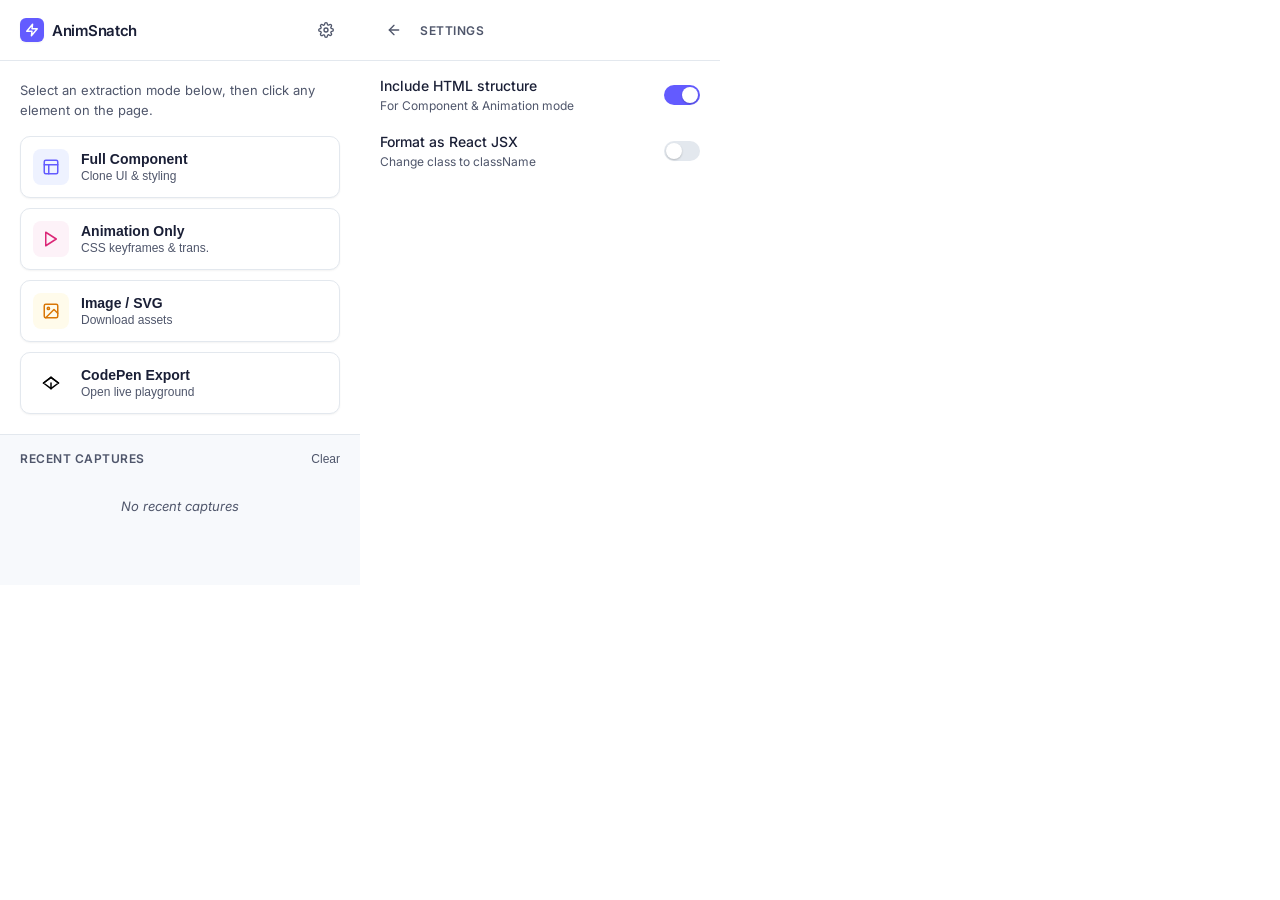
<file: popup/popup.html>
<!DOCTYPE html>
<html lang="en">
<head>
  <meta charset="UTF-8">
  <meta name="viewport" content="width=device-width, initial-scale=1.0">
  <title>AnimSnatch</title>
  <link rel="stylesheet" href="popup.css">
  <link href="https://fonts.googleapis.com/css2?family=Inter:wght@400;500;600&display=swap" rel="stylesheet">
</head>
<body>
  <div class="app-container">
    <header class="header">
      <div class="logo-area">
        <div class="logo-icon">
          <svg xmlns="http://www.w3.org/2000/svg" width="14" height="14" viewBox="0 0 24 24" fill="none" stroke="currentColor" stroke-width="2.5" stroke-linecap="round" stroke-linejoin="round"><polygon points="13 2 3 14 12 14 11 22 21 10 12 10 13 2"></polygon></svg>
        </div>
        <span class="logo-text">AnimSnatch</span>
      </div>
      <button class="icon-btn" id="settings-btn" title="Settings">
        <svg xmlns="http://www.w3.org/2000/svg" width="16" height="16" viewBox="0 0 24 24" fill="none" stroke="currentColor" stroke-width="2" stroke-linecap="round" stroke-linejoin="round"><circle cx="12" cy="12" r="3"></circle><path d="M19.4 15a1.65 1.65 0 0 0 .33 1.82l.06.06a2 2 0 0 1 0 2.83 2 2 0 0 1-2.83 0l-.06-.06a1.65 1.65 0 0 0-1.82-.33 1.65 1.65 0 0 0-1 1.51V21a2 2 0 0 1-2 2 2 2 0 0 1-2-2v-.09A1.65 1.65 0 0 0 9 19.4a1.65 1.65 0 0 0-1.82.33l-.06.06a2 2 0 0 1-2.83 0 2 2 0 0 1 0-2.83l.06-.06a1.65 1.65 0 0 0 .33-1.82 1.65 1.65 0 0 0-1.51-1H3a2 2 0 0 1-2-2 2 2 0 0 1 2-2h.09A1.65 1.65 0 0 0 4.6 9a1.65 1.65 0 0 0-.33-1.82l-.06-.06a2 2 0 0 1 0-2.83 2 2 0 0 1 2.83 0l.06.06a1.65 1.65 0 0 0 1.82.33H9a1.65 1.65 0 0 0 1-1.51V3a2 2 0 0 1 2-2 2 2 0 0 1 2 2v.09a1.65 1.65 0 0 0 1 1.51 1.65 1.65 0 0 0 1.82-.33l.06-.06a2 2 0 0 1 2.83 0 2 2 0 0 1 0 2.83l-.06.06a1.65 1.65 0 0 0-.33 1.82V9a1.65 1.65 0 0 0 1.51 1H21a2 2 0 0 1 2 2 2 2 0 0 1-2 2h-.09a1.65 1.65 0 0 0-1.51 1z"></path></svg>
      </button>
    </header>

    <main class="main-content">
      <div class="modes-section">
        <p class="description">Select an extraction mode below, then click any element on the page.</p>
        
        <div class="action-grid" style="grid-template-columns: 1fr 1fr;">
          <button class="mode-card" data-mode="component">
            <div class="mode-icon bg-indigo-50 text-indigo-600">
              <svg xmlns="http://www.w3.org/2000/svg" width="18" height="18" viewBox="0 0 24 24" fill="none" stroke="#635bff" stroke-width="2" stroke-linecap="round" stroke-linejoin="round"><rect x="3" y="3" width="18" height="18" rx="2" ry="2"></rect><line x1="3" y1="9" x2="21" y2="9"></line><line x1="9" y1="21" x2="9" y2="9"></line></svg>
            </div>
            <div class="mode-text">
              <span class="mode-title">Full Component</span>
              <span class="mode-desc">Clone UI & styling</span>
            </div>
          </button>

          <button class="mode-card" data-mode="animation">
            <div class="mode-icon bg-pink-50 text-pink-600">
              <svg xmlns="http://www.w3.org/2000/svg" width="18" height="18" viewBox="0 0 24 24" fill="none" stroke="#db2777" stroke-width="2" stroke-linecap="round" stroke-linejoin="round"><polygon points="5 3 19 12 5 21 5 3"></polygon></svg>
            </div>
            <div class="mode-text">
              <span class="mode-title">Animation Only</span>
              <span class="mode-desc">CSS keyframes & trans.</span>
            </div>
          </button>

          <button class="mode-card" data-mode="asset">
            <div class="mode-icon bg-amber-50 text-amber-600">
              <svg xmlns="http://www.w3.org/2000/svg" width="18" height="18" viewBox="0 0 24 24" fill="none" stroke="#d97706" stroke-width="2" stroke-linecap="round" stroke-linejoin="round"><rect x="3" y="3" width="18" height="18" rx="2" ry="2"></rect><circle cx="8.5" cy="8.5" r="1.5"></circle><polyline points="21 15 16 10 5 21"></polyline></svg>
            </div>
            <div class="mode-text">
              <span class="mode-title">Image / SVG</span>
              <span class="mode-desc">Download assets</span>
            </div>
          </button>

          <button class="mode-card" data-mode="codepen">
            <div class="mode-icon bg-gray-100 text-gray-800">
              <svg xmlns="http://www.w3.org/2000/svg" width="18" height="18" viewBox="0 0 24 24" fill="none" stroke="currentColor" stroke-width="2" stroke-linecap="round" stroke-linejoin="round"><path d="M2 12l10 7.5 10-7.5-10-7.5z"/><path d="M12 12v7.5"/><path d="M2 12l10-7.5"/><path d="M22 12l-10-7.5"/></svg>
            </div>
            <div class="mode-text">
              <span class="mode-title">CodePen Export</span>
              <span class="mode-desc">Open live playground</span>
            </div>
          </button>
        </div>
      </div>

      <div class="divider"></div>

      <div class="recent-section">
        <div class="section-header">
          <span class="section-title">Recent Captures</span>
          <button class="text-btn" id="clear-history">Clear</button>
        </div>
        <div class="history-list" id="history-list">
          <div class="empty-state">No recent captures</div>
        </div>
      </div>
    </main>
    
    <!-- Settings View (Hidden by default) -->
    <div class="settings-view" id="settings-view">
      <div class="settings-header">
        <button class="icon-btn" id="back-btn">
          <svg xmlns="http://www.w3.org/2000/svg" width="16" height="16" viewBox="0 0 24 24" fill="none" stroke="currentColor" stroke-width="2" stroke-linecap="round" stroke-linejoin="round"><line x1="19" y1="12" x2="5" y2="12"></line><polyline points="12 19 5 12 12 5"></polyline></svg>
        </button>
        <span class="section-title">Settings</span>
      </div>
      <div class="settings-content">
        <label class="setting-item">
          <div class="setting-info">
            <span class="setting-name">Include HTML structure</span>
            <span class="setting-desc">For Component & Animation mode</span>
          </div>
          <input type="checkbox" id="setting-html" checked class="toggle-input">
          <div class="toggle-slider"></div>
        </label>
        <label class="setting-item">
          <div class="setting-info">
            <span class="setting-name">Format as React JSX</span>
            <span class="setting-desc">Change class to className</span>
          </div>
          <input type="checkbox" id="setting-jsx" class="toggle-input">
          <div class="toggle-slider"></div>
        </label>
      </div>
    </div>
  </div>

  <script src="popup.js"></script>
</body>
</html>
</file>
<file: popup/popup.css>
:root {
  --color-primary: #635bff;
  --color-primary-hover: #0a2540;
  --color-text-main: #1a1f36;
  --color-text-muted: #4f566b;
  --color-bg-main: #ffffff;
  --color-bg-secondary: #f7f9fc;
  --color-border: #e3e8ee;
  
  --shadow-sm: 0 1px 2px rgba(0, 0, 0, 0.05);
  --shadow-md: 0 4px 6px -1px rgba(0, 0, 0, 0.1), 0 2px 4px -1px rgba(0, 0, 0, 0.06);
  --shadow-button: 0 2px 4px rgba(0, 0, 0, 0.08), 0 1px 2px rgba(0, 0, 0, 0.04);
}

* {
  box-sizing: border-box;
}

body {
  margin: 0;
  padding: 0;
  width: 360px;
  background-color: var(--color-bg-main);
  color: var(--color-text-main);
  font-family: 'Inter', -apple-system, BlinkMacSystemFont, sans-serif;
  overflow: hidden;
  position: relative;
}

.app-container {
  display: flex;
  flex-direction: column;
  height: 100%;
}

/* Header */
.header {
  display: flex;
  align-items: center;
  justify-content: space-between;
  padding: 16px 20px;
  border-bottom: 1px solid var(--color-border);
}

.logo-area {
  display: flex;
  align-items: center;
  gap: 8px;
}

.logo-icon {
  width: 24px;
  height: 24px;
  background-color: var(--color-primary);
  color: white;
  border-radius: 6px;
  display: flex;
  align-items: center;
  justify-content: center;
  box-shadow: var(--shadow-sm);
}

.logo-text {
  font-weight: 600;
  font-size: 15px;
  letter-spacing: -0.3px;
}

.icon-btn {
  background: none;
  border: none;
  color: var(--color-text-muted);
  cursor: pointer;
  padding: 6px;
  border-radius: 6px;
  display: flex;
  align-items: center;
  justify-content: center;
  transition: all 0.2s;
}

.icon-btn:hover {
  background-color: var(--color-bg-secondary);
  color: var(--color-text-main);
}

/* Main Content */
.main-content {
  padding: 0;
  display: flex;
  flex-direction: column;
}

.modes-section {
  padding: 20px;
  display: flex;
  flex-direction: column;
  gap: 16px;
}

.description {
  margin: 0;
  font-size: 13px;
  line-height: 1.5;
  color: var(--color-text-muted);
}

.action-grid {
  display: flex;
  flex-direction: column;
  gap: 10px;
}

.mode-card {
  display: flex;
  align-items: center;
  gap: 12px;
  background-color: white;
  border: 1px solid var(--color-border);
  padding: 12px;
  border-radius: 10px;
  cursor: pointer;
  transition: all 0.2s ease;
  text-align: left;
  box-shadow: var(--shadow-sm);
}

.mode-card:hover {
  border-color: var(--color-primary);
  transform: translateY(-1px);
  box-shadow: var(--shadow-md);
}

.mode-card:active {
  transform: translateY(0);
}

.mode-icon {
  width: 36px;
  height: 36px;
  border-radius: 8px;
  display: flex;
  align-items: center;
  justify-content: center;
  flex-shrink: 0;
}

.bg-indigo-50 { background-color: #eef2ff; }
.bg-pink-50 { background-color: #fdf2f8; }
.bg-amber-50 { background-color: #fffbeb; }

.mode-text {
  display: flex;
  flex-direction: column;
  gap: 2px;
}

.mode-title {
  font-size: 14px;
  font-weight: 600;
  color: var(--color-text-main);
}

.mode-desc {
  font-size: 12px;
  color: var(--color-text-muted);
}

.divider {
  height: 1px;
  background-color: var(--color-border);
  width: 100%;
}

/* Recent Section */
.recent-section {
  padding: 16px 20px;
  background-color: var(--color-bg-secondary);
  flex-grow: 1;
  min-height: 150px;
}

.section-header {
  display: flex;
  justify-content: space-between;
  align-items: center;
  margin-bottom: 12px;
}

.section-title {
  font-size: 12px;
  font-weight: 600;
  text-transform: uppercase;
  letter-spacing: 0.5px;
  color: var(--color-text-muted);
}

.text-btn {
  background: none;
  border: none;
  color: var(--color-text-muted);
  font-size: 12px;
  font-weight: 500;
  cursor: pointer;
  padding: 0;
}

.text-btn:hover {
  color: var(--color-text-main);
}

.history-list {
  display: flex;
  flex-direction: column;
  gap: 8px;
}

.empty-state {
  font-size: 13px;
  color: var(--color-text-muted);
  text-align: center;
  padding: 20px 0;
  font-style: italic;
}

.history-item {
  background: white;
  border: 1px solid var(--color-border);
  border-radius: 8px;
  padding: 10px 12px;
  display: flex;
  justify-content: space-between;
  align-items: center;
  box-shadow: var(--shadow-sm);
  cursor: pointer;
  transition: border-color 0.2s;
}

.history-item:hover {
  border-color: var(--color-primary);
}

.history-item-info {
  display: flex;
  flex-direction: column;
  gap: 4px;
}

.history-tag {
  font-size: 13px;
  font-weight: 600;
  color: var(--color-text-main);
}

.history-time {
  font-size: 11px;
  color: var(--color-text-muted);
}

/* Settings View */
.settings-view {
  position: absolute;
  top: 0;
  left: 0;
  width: 100%;
  height: 100%;
  background-color: var(--color-bg-main);
  z-index: 10;
  transform: translateX(100%);
  transition: transform 0.3s cubic-bezier(0.16, 1, 0.3, 1);
  display: flex;
  flex-direction: column;
}

.settings-view.active {
  transform: translateX(0);
}

.settings-header {
  display: flex;
  align-items: center;
  gap: 12px;
  padding: 16px 20px;
  border-bottom: 1px solid var(--color-border);
}

.settings-content {
  padding: 16px 20px;
  display: flex;
  flex-direction: column;
  gap: 20px;
}

.setting-item {
  display: flex;
  justify-content: space-between;
  align-items: center;
  cursor: pointer;
}

.setting-info {
  display: flex;
  flex-direction: column;
  gap: 4px;
}

.setting-name {
  font-size: 14px;
  font-weight: 500;
  color: var(--color-text-main);
}

.setting-desc {
  font-size: 12px;
  color: var(--color-text-muted);
}

/* Toggle Switch */
.toggle-input {
  display: none;
}

.toggle-slider {
  position: relative;
  width: 36px;
  height: 20px;
  background-color: var(--color-border);
  border-radius: 20px;
  transition: 0.3s;
}

.toggle-slider:before {
  position: absolute;
  content: "";
  height: 16px;
  width: 16px;
  left: 2px;
  bottom: 2px;
  background-color: white;
  border-radius: 50%;
  transition: 0.3s;
  box-shadow: 0 1px 2px rgba(0,0,0,0.2);
}

.toggle-input:checked + .toggle-slider {
  background-color: var(--color-primary);
}

.toggle-input:checked + .toggle-slider:before {
  transform: translateX(16px);
}
</file>
